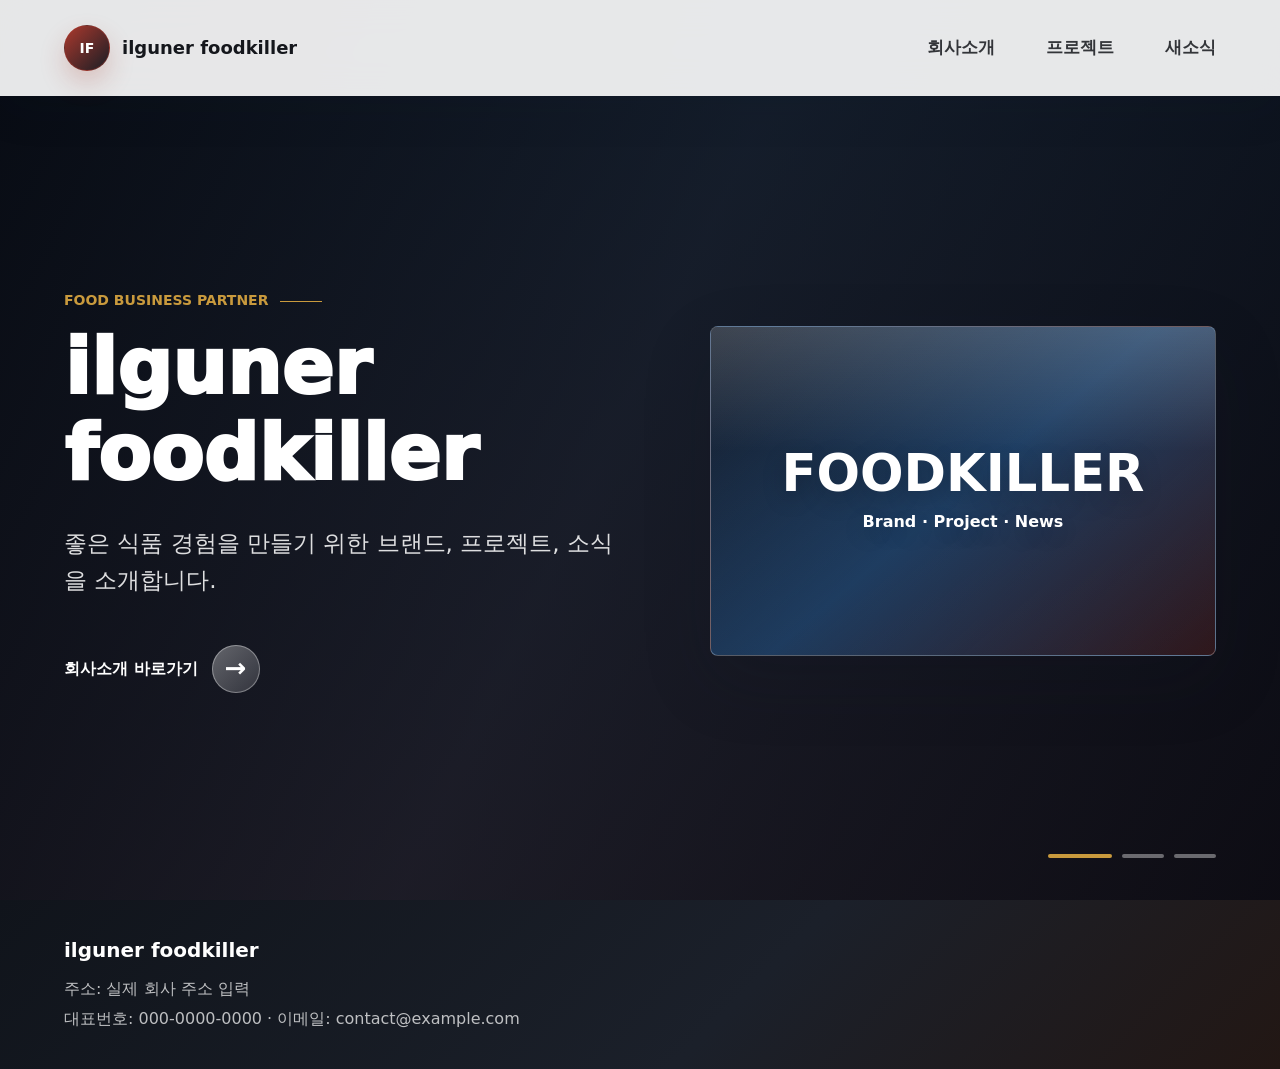
<file: index.html>
<!doctype html>
<html lang="ko">
  <head>
    <meta charset="UTF-8" />
    <meta name="viewport" content="width=device-width, initial-scale=1.0" />
    <title>ilguner foodkiller</title>
    <link rel="preconnect" href="https://images.unsplash.com" />
    <link rel="stylesheet" href="styles.css" />
  </head>
  <body>
    <header class="site-header" data-header>
      <a class="brand" href="index.html" aria-label="홈으로 이동">
        <span class="brand-mark">IF</span>
        <span class="brand-text">ilguner foodkiller</span>
      </a>
      <button class="menu-button" type="button" aria-label="메뉴 열기" aria-expanded="false" data-menu-button>
        <span></span><span></span><span></span>
      </button>
      <nav class="site-nav" data-nav>
        <div class="nav-item has-submenu">
          <a href="about.html">회사소개</a>
          <div class="submenu" aria-label="회사소개 하위 메뉴">
            <a href="about.html">소개</a>
            <a href="location.html">오시는길</a>
          </div>
        </div>
        <a href="projects.html">프로젝트</a>
        <a href="news.html">새소식</a>
      </nav>
    </header>

    <main class="snap-root">
      <section class="main-hero snap-section" data-snap-section aria-label="메인 이미지 슬라이드">
        <div class="hero-background" data-slider data-interval="5200">
          <!--
            메인 첫 화면 배경 슬라이드 이미지 교체 안내.
            1) 아래 <div class="slide-image"> 한 줄이 슬라이드 1장입니다.
            2) 이미지 교체: --slide-image: url('이미지주소') 값만 바꾸세요.
            3) 로컬 이미지 예: --slide-image: url('images/main-01.jpg')
            4) 외부 이미지 예: --slide-image: url('https://example.com/main.jpg')
            5) 이미지 초점 조정: --slide-position 값을 center, top, bottom, 70% center 등으로 바꾸세요.
            6) 슬라이드 추가: slide-image div를 복사해서 추가하고, 아래 data-slide-dot 버튼도 같은 개수로 추가하세요.
            7) 화면 비율과 이미지 비율이 다르면 일부가 잘릴 수 있습니다.
            8) 이미지 전체가 반드시 보여야 하면 styles.css의 .slide-image background-size를 contain으로 바꾸세요.
               단, contain은 이미지 양옆이나 위아래에 빈 공간이 생길 수 있습니다.
          -->
          <div class="slide-image is-active" data-slide style="--slide-image: url('https://images.unsplash.com/photo-1551218808-94e220e084d2?auto=format&fit=crop&w=1920&q=82'); --slide-position: center" aria-hidden="false"></div>
          <div class="slide-image" data-slide style="--slide-image: url('https://images.unsplash.com/photo-1556911220-bff31c812dba?auto=format&fit=crop&w=1920&q=82'); --slide-position: center" aria-hidden="true"></div>
          <div class="slide-image" data-slide style="--slide-image: url('https://images.unsplash.com/photo-1515003197210-e0cd71810b5f?auto=format&fit=crop&w=1920&q=82'); --slide-position: center" aria-hidden="true"></div>
        </div>

        <div class="main-hero-inner">
          <div class="main-copy">
            <p class="eyebrow">Food Business Partner</p>
            <h1>ilguner foodkiller</h1>
            <p>좋은 식품 경험을 만들기 위한 브랜드, 프로젝트, 소식을 소개합니다.</p>
            <a class="hero-link" href="about.html">
              <span>회사소개 바로가기</span>
              <strong aria-hidden="true">→</strong>
            </a>
          </div>
          <!--
            메인 우측 네모 카드 수정 위치.
            배경 이미지 교체: --hero-card-image URL을 바꾸세요.
            예: --hero-card-image: url('images/main-card.jpg')
            카드 큰 문구 수정: <strong>...</strong> 텍스트를 바꾸세요.
            카드 작은 문구 수정: <span>...</span> 텍스트를 바꾸세요.
            이미지 초점이 안 맞으면 --hero-card-position 값을 center, top, 70% center 등으로 바꾸세요.
          -->
          <div
            class="hero-card"
            style="--hero-card-image: url('https://images.unsplash.com/photo-1556910103-1c02745aae4d?auto=format&fit=crop&w=1000&q=82'); --hero-card-position: center"
            aria-hidden="true"
          >
            <div class="card-glow">
              <strong>FOODKILLER</strong>
              <span>Brand · Project · News</span>
            </div>
          </div>
        </div>

        <div class="slide-control" aria-label="슬라이드 선택" data-slider-dots>
          <button class="is-active" type="button" aria-label="1번 슬라이드" data-slide-dot></button>
          <button type="button" aria-label="2번 슬라이드" data-slide-dot></button>
          <button type="button" aria-label="3번 슬라이드" data-slide-dot></button>
        </div>
      </section>
    </main>

    <footer class="site-footer">
      <strong>ilguner foodkiller</strong>
      <p>주소: 실제 회사 주소 입력</p>
      <p>대표번호: 000-0000-0000 · 이메일: contact@example.com</p>
    </footer>
    <script src="script.js"></script>
  </body>
</html>
</file>
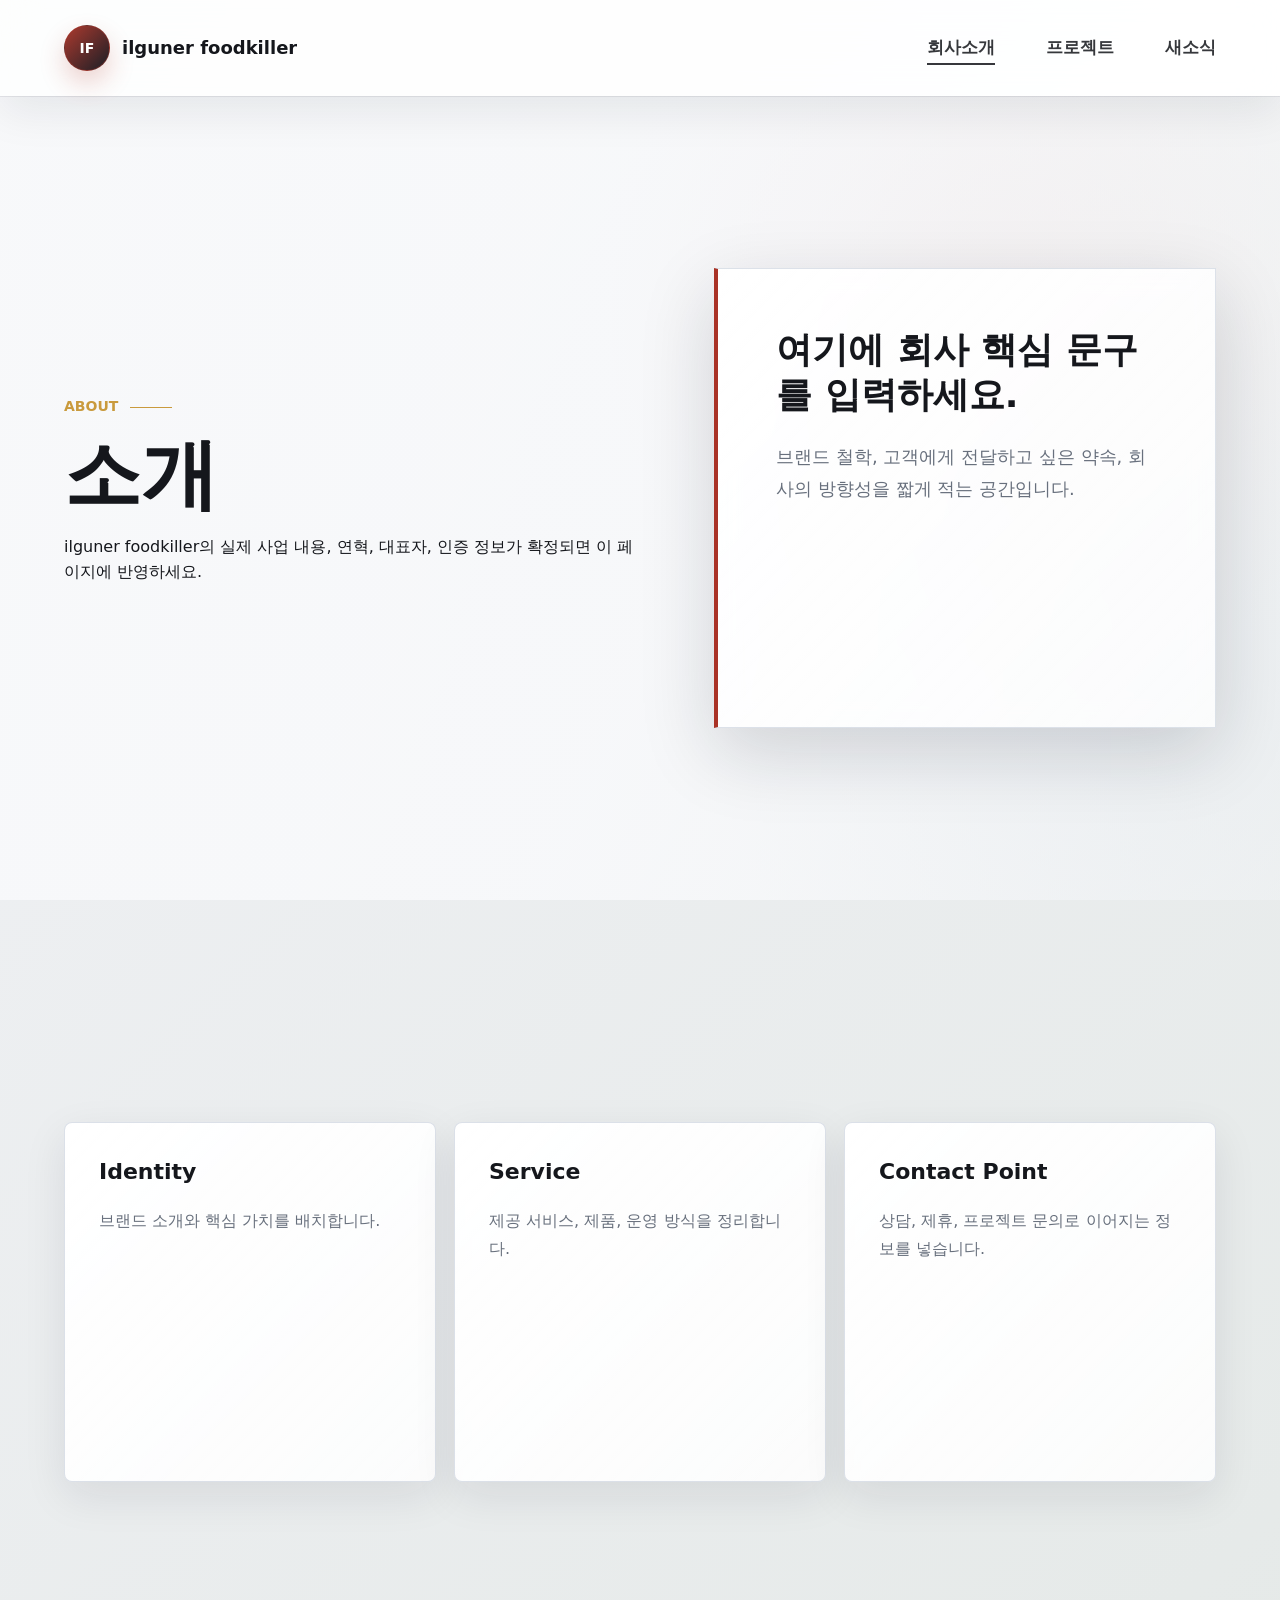
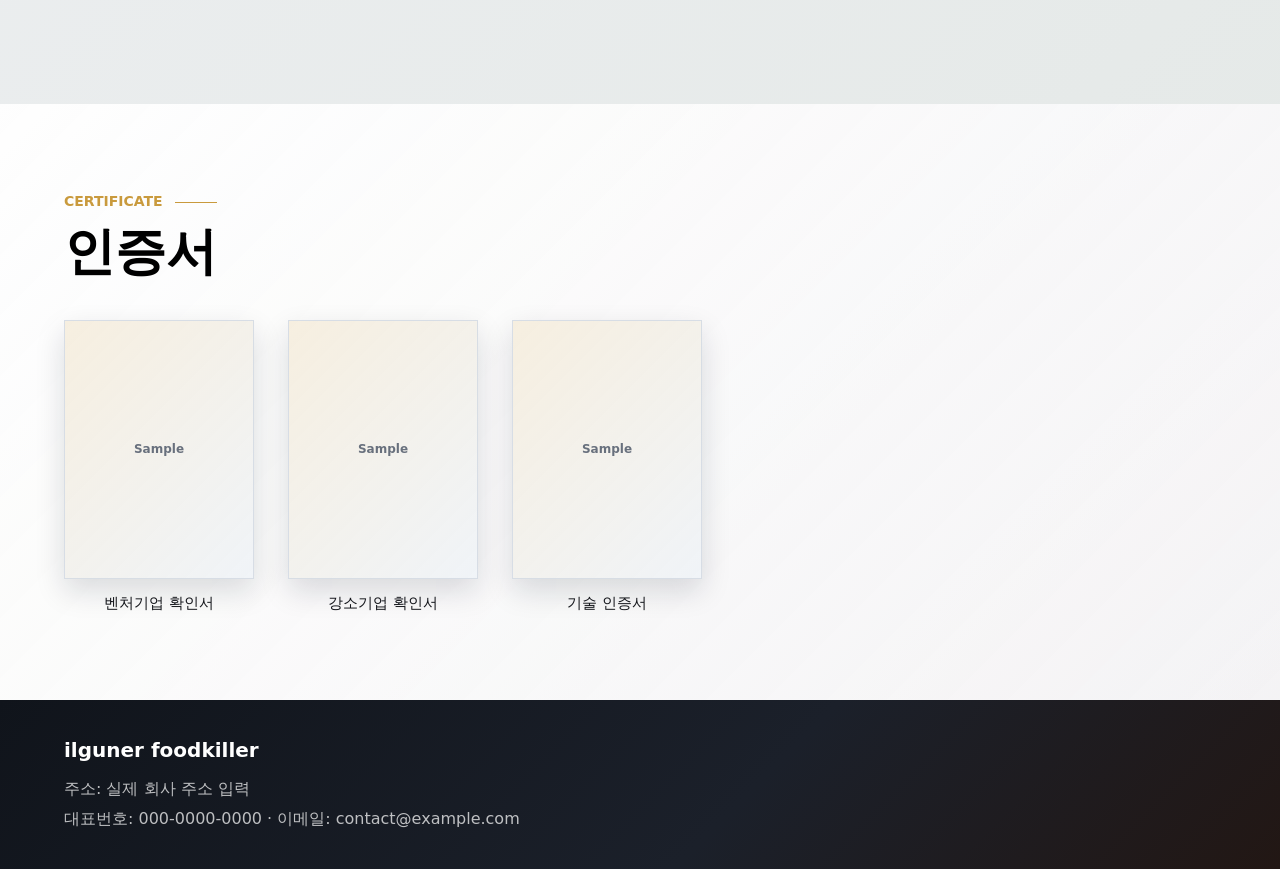
<file: about.html>
<!doctype html>
<html lang="ko">
  <head>
    <meta charset="UTF-8" />
    <meta name="viewport" content="width=device-width, initial-scale=1.0" />
    <title>소개 | ilguner foodkiller</title>
    <link rel="stylesheet" href="styles.css" />
  </head>
  <body>
    <header class="site-header" data-header>
      <a class="brand" href="index.html" aria-label="홈으로 이동">
        <span class="brand-mark">IF</span>
        <span class="brand-text">ilguner foodkiller</span>
      </a>
      <button class="menu-button" type="button" aria-label="메뉴 열기" aria-expanded="false" data-menu-button>
        <span></span><span></span><span></span>
      </button>
      <nav class="site-nav" data-nav>
        <div class="nav-item has-submenu">
          <a class="is-current" href="about.html">회사소개</a>
          <div class="submenu" aria-label="회사소개 하위 메뉴">
            <a href="about.html">소개</a>
            <a href="location.html">오시는길</a>
          </div>
        </div>
        <a href="projects.html">프로젝트</a>
        <a href="news.html">새소식</a>
      </nav>
    </header>

    <main class="subpage snap-root">
      <section class="about-intro page-section snap-section" data-snap-section>
        <div>
          <p class="eyebrow">About</p>
          <h1>소개</h1>
          <p>ilguner foodkiller의 실제 사업 내용, 연혁, 대표자, 인증 정보가 확정되면 이 페이지에 반영하세요.</p>
        </div>
        <!--
          소개 첫 화면 우측 문구 수정 위치.
          아래 .about-side-copy 안의 문장을 사용자가 직접 원하는 회사 소개 문구로 바꾸면 됩니다.
          줄바꿈은 <p>...</p> 블록을 추가하거나 기존 문장을 수정하세요.
        -->
        <aside class="about-side-copy">
          <strong>여기에 회사 핵심 문구를 입력하세요.</strong>
          <p>브랜드 철학, 고객에게 전달하고 싶은 약속, 회사의 방향성을 짧게 적는 공간입니다.</p>
        </aside>
      </section>

      <section class="page-section alt snap-section" data-snap-section>
        <div class="info-grid">
          <article><strong>Identity</strong><p>브랜드 소개와 핵심 가치를 배치합니다.</p></article>
          <article><strong>Service</strong><p>제공 서비스, 제품, 운영 방식을 정리합니다.</p></article>
          <article><strong>Contact Point</strong><p>상담, 제휴, 프로젝트 문의로 이어지는 정보를 넣습니다.</p></article>
        </div>
      </section>

      <section class="certificate-section snap-section" data-snap-section>
        <div class="certificate-head">
          <p class="eyebrow">Certificate</p>
          <h2>인증서</h2>
        </div>
        <!--
          인증서 이미지 교체 위치.
          아래 certificate-grid 안에 figure 블록을 추가하면 인증서가 표시됩니다.
          실제 증명서 이미지 파일을 프로젝트 폴더에 넣고 img src 값을 바꾸세요.
          예: src="images/certificate-01.jpg"
          권장: 세로형 이미지, JPG/PNG/WebP 가능.
          제목은 <figcaption>...</figcaption> 안의 텍스트를 바꾸면 됩니다.

          추가 예시:
          <figure>
            <img src="images/certificate-01.jpg" alt="벤처기업 확인서" />
            <figcaption>벤처기업 확인서</figcaption>
          </figure>
        -->
        <div class="certificate-grid">
          <figure>
            <div class="certificate-placeholder">Sample</div>
            <figcaption>벤처기업 확인서</figcaption>
          </figure>
          <figure>
            <div class="certificate-placeholder">Sample</div>
            <figcaption>강소기업 확인서</figcaption>
          </figure>
          <figure>
            <div class="certificate-placeholder">Sample</div>
            <figcaption>기술 인증서</figcaption>
          </figure>
        </div>
      </section>
    </main>

    <footer class="site-footer">
      <strong>ilguner foodkiller</strong>
      <p>주소: 실제 회사 주소 입력</p>
      <p>대표번호: 000-0000-0000 · 이메일: contact@example.com</p>
    </footer>
    <script src="script.js"></script>
  </body>
</html>
</file>
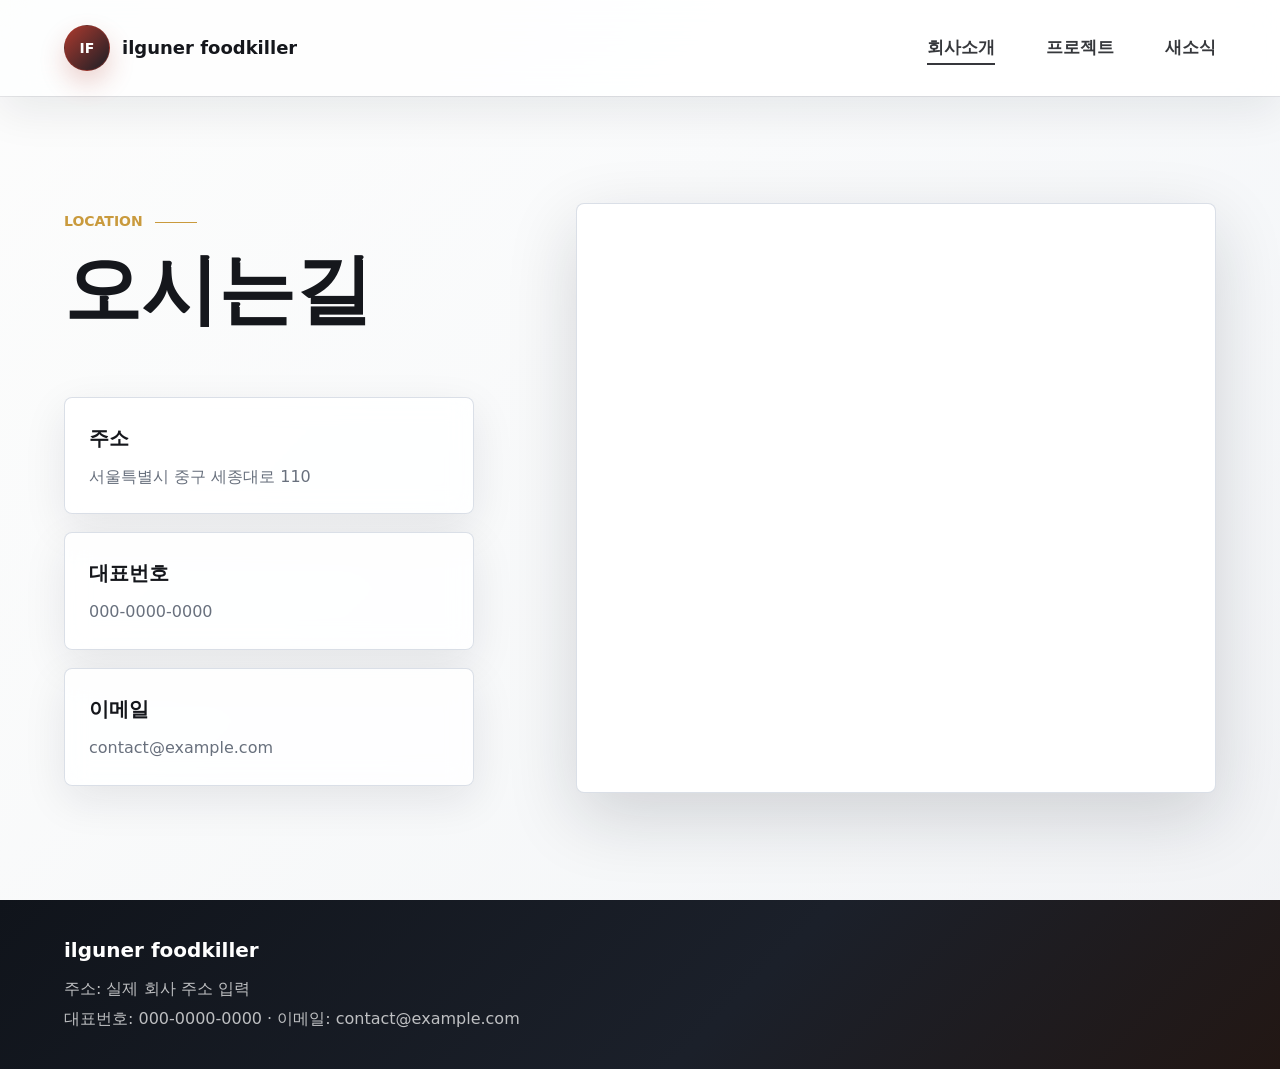
<file: location.html>
<!doctype html>
<html lang="ko">
  <head>
    <meta charset="UTF-8" />
    <meta name="viewport" content="width=device-width, initial-scale=1.0" />
    <title>오시는길 | ilguner foodkiller</title>
    <link rel="stylesheet" href="styles.css" />
  </head>
  <body>
    <header class="site-header" data-header>
      <a class="brand" href="index.html" aria-label="홈으로 이동">
        <span class="brand-mark">IF</span>
        <span class="brand-text">ilguner foodkiller</span>
      </a>
      <button class="menu-button" type="button" aria-label="메뉴 열기" aria-expanded="false" data-menu-button>
        <span></span><span></span><span></span>
      </button>
      <nav class="site-nav" data-nav>
        <div class="nav-item has-submenu">
          <a class="is-current" href="about.html">회사소개</a>
          <div class="submenu" aria-label="회사소개 하위 메뉴">
            <a href="about.html">소개</a>
            <a href="location.html">오시는길</a>
          </div>
        </div>
        <a href="projects.html">프로젝트</a>
        <a href="news.html">새소식</a>
      </nav>
    </header>

    <main class="subpage snap-root">
      <section class="location-first snap-section" data-snap-section>
        <div class="location-copy">
          <p class="eyebrow">Location</p>
          <h1>오시는길</h1>
          <!--
            지도 주소 수정 위치.
            1) 아래 data-map-address 값에 실제 주소를 입력하세요.
            2) 예: data-map-address="서울특별시 강남구 테헤란로 123"
            3) script.js가 이 값을 읽어 Google 지도 검색 iframe을 자동 갱신합니다.
            4) 정확한 핀 고정이 필요하면 추후 Google Maps API 키 또는 네이버/카카오 지도 API 연동이 필요합니다.
          -->
          <div class="location-info" data-map-address="서울특별시 중구 세종대로 110">
            <article><strong>주소</strong><p data-address-text>서울특별시 중구 세종대로 110</p></article>
            <article><strong>대표번호</strong><p>000-0000-0000</p></article>
            <article><strong>이메일</strong><p>contact@example.com</p></article>
          </div>
        </div>
        <iframe class="map-frame" title="회사 위치 지도" loading="lazy" referrerpolicy="no-referrer-when-downgrade"></iframe>
      </section>
    </main>

    <footer class="site-footer">
      <strong>ilguner foodkiller</strong>
      <p>주소: 실제 회사 주소 입력</p>
      <p>대표번호: 000-0000-0000 · 이메일: contact@example.com</p>
    </footer>
    <script src="script.js"></script>
  </body>
</html>
</file>
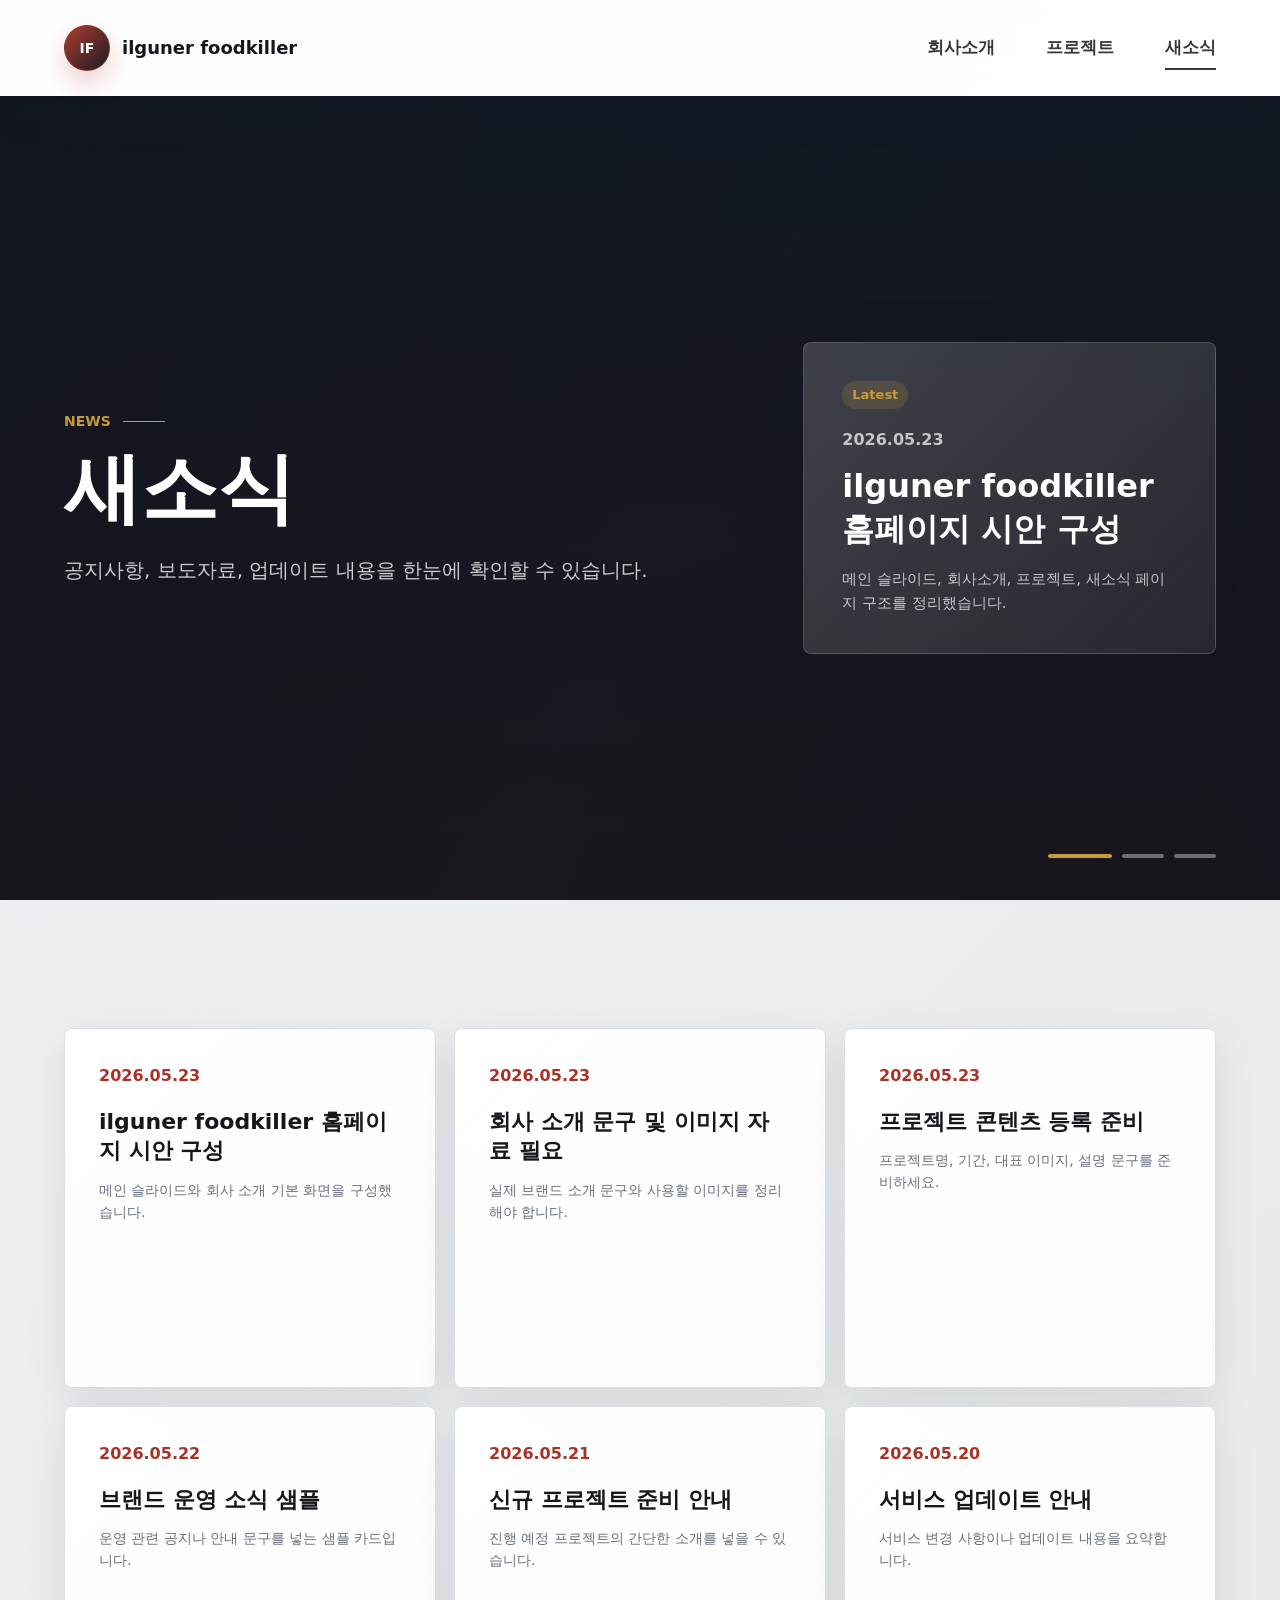
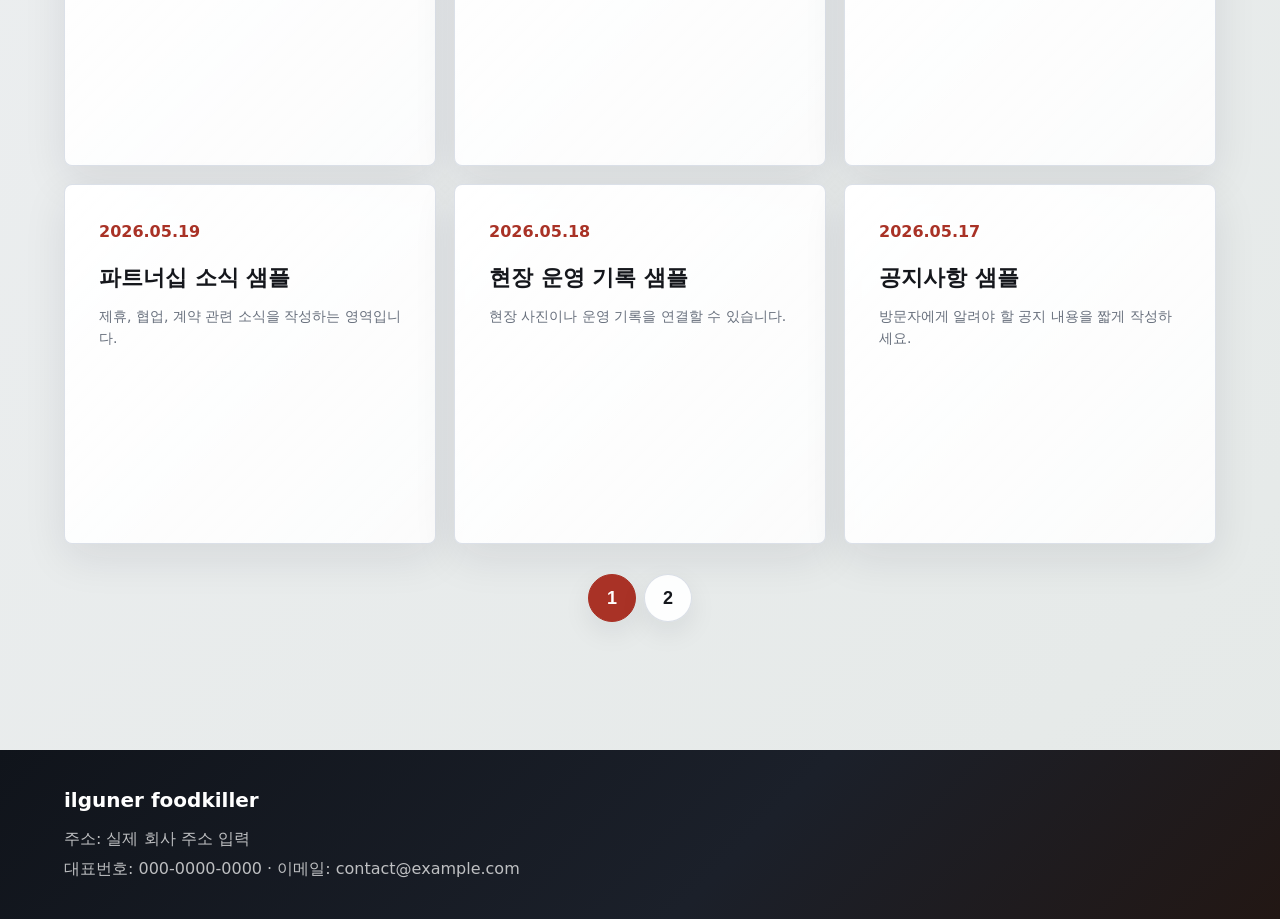
<file: news.html>
<!doctype html>
<html lang="ko">
  <head>
    <meta charset="UTF-8" />
    <meta name="viewport" content="width=device-width, initial-scale=1.0" />
    <title>새소식 | ilguner foodkiller</title>
    <link rel="stylesheet" href="styles.css" />
  </head>
  <body>
    <header class="site-header" data-header>
      <a class="brand" href="index.html" aria-label="홈으로 이동"><span class="brand-mark">IF</span><span class="brand-text">ilguner foodkiller</span></a>
      <button class="menu-button" type="button" aria-label="메뉴 열기" aria-expanded="false" data-menu-button><span></span><span></span><span></span></button>
      <nav class="site-nav" data-nav>
        <div class="nav-item has-submenu">
          <a href="about.html">회사소개</a>
          <div class="submenu" aria-label="회사소개 하위 메뉴"><a href="about.html">소개</a><a href="location.html">오시는길</a></div>
        </div>
        <a href="projects.html">프로젝트</a>
        <a class="is-current" href="news.html">새소식</a>
      </nav>
    </header>
    <main class="subpage snap-root">
      <section class="page-section news-hero-section snap-section" data-snap-section>
        <div class="news-hero-background" data-slider data-interval="4800">
          <!--
            새소식 첫 화면 배경 슬라이드 이미지 교체 안내.
            1) 아래 <div class="news-bg-slide"> 한 줄이 배경 슬라이드 1장입니다.
            2) 이미지 교체: --slide-image: url('이미지주소') 값만 바꾸세요.
            3) 로컬 이미지 예: --slide-image: url('images/news-hero-01.jpg')
            4) 외부 이미지 예: --slide-image: url('https://example.com/news-hero.jpg')
            5) 이미지 초점 조정: --slide-position 값을 center, top, bottom, 70% center 등으로 바꾸세요.
            6) 슬라이드 추가: news-bg-slide div를 복사해서 추가하고, 아래 news-bg-dots 버튼도 같은 개수로 추가하세요.
            7) 화면 비율과 이미지 비율이 다르면 일부가 잘릴 수 있습니다.
            8) 글자가 안 보이면 styles.css의 .news-bg-slide::after 배경 투명도를 조정하세요.
          -->
          <div class="news-bg-slide is-active" data-slide style="--slide-image: url('https://images.unsplash.com/photo-1495020689067-958852a7765e?auto=format&fit=crop&w=1800&q=82'); --slide-position: center" aria-hidden="false"></div>
          <div class="news-bg-slide" data-slide style="--slide-image: url('https://images.unsplash.com/photo-1504711434969-e33886168f5c?auto=format&fit=crop&w=1800&q=82'); --slide-position: center" aria-hidden="true"></div>
          <div class="news-bg-slide" data-slide style="--slide-image: url('https://images.unsplash.com/photo-1516321497487-e288fb19713f?auto=format&fit=crop&w=1800&q=82'); --slide-position: center" aria-hidden="true"></div>
        </div>
        <div class="news-hero-copy">
          <p class="eyebrow">News</p>
          <h1>새소식</h1>
          <p>공지사항, 보도자료, 업데이트 내용을 한눈에 확인할 수 있습니다.</p>
        </div>
        <div class="featured-news">
          <span>Latest</span>
          <time datetime="2026-05-23">2026.05.23</time>
          <strong>ilguner foodkiller 홈페이지 시안 구성</strong>
          <p>메인 슬라이드, 회사소개, 프로젝트, 새소식 페이지 구조를 정리했습니다.</p>
        </div>
        <div class="news-bg-dots" aria-label="새소식 배경 슬라이드 선택" data-slider-dots>
          <button class="is-active" type="button" aria-label="1번 새소식 배경" data-slide-dot></button>
          <button type="button" aria-label="2번 새소식 배경" data-slide-dot></button>
          <button type="button" aria-label="3번 새소식 배경" data-slide-dot></button>
        </div>
      </section>
      <section class="page-section alt snap-section" data-snap-section>
        <!--
          새소식 수정 안내.
          새 글 추가: 아래 news-list 안에 <a class="news-card">...</a> 블록을 복사해서 붙여 넣으세요.
          최신 글을 위에 보이게 하려면 새 news-card를 목록의 가장 위에 추가하세요.
          제목 수정: <strong>...</strong> 안의 텍스트를 바꾸세요. 제목 글꼴은 크게 유지됩니다.
          내용 수정: <p>...</p> 안의 텍스트를 바꾸세요. 내용 글꼴은 제목보다 작게 표시됩니다.
          날짜 수정: <time datetime="YYYY-MM-DD">YYYY.MM.DD</time> 두 곳을 같은 날짜로 맞추세요.
          링크 연결: href="#"를 실제 상세 페이지 주소로 바꾸세요. 예: href="news-detail.html"
          표시 규칙: script.js가 news-card 개수를 자동 계산해서 9개당 1페이지로 나눕니다.
          예: 1~9개는 1페이지, 10~18개는 2페이지, 19~27개는 3페이지입니다.
          최신 1건 카드: 위쪽 .featured-news는 자동 연동이 아닙니다. 최신 소식이 바뀌면 해당 영역도 직접 수정하세요.
          주의: 실제 게시판 저장, 검색, 관리자 작성 기능은 백엔드 또는 별도 CMS가 있어야 합니다.
        -->
        <div class="news-list" data-news-list>
          <a class="news-card" href="#"><time datetime="2026-05-23">2026.05.23</time><strong>ilguner foodkiller 홈페이지 시안 구성</strong><p>메인 슬라이드와 회사 소개 기본 화면을 구성했습니다.</p></a>
          <a class="news-card" href="#"><time datetime="2026-05-23">2026.05.23</time><strong>회사 소개 문구 및 이미지 자료 필요</strong><p>실제 브랜드 소개 문구와 사용할 이미지를 정리해야 합니다.</p></a>
          <a class="news-card" href="#"><time datetime="2026-05-23">2026.05.23</time><strong>프로젝트 콘텐츠 등록 준비</strong><p>프로젝트명, 기간, 대표 이미지, 설명 문구를 준비하세요.</p></a>
          <a class="news-card" href="#"><time datetime="2026-05-22">2026.05.22</time><strong>브랜드 운영 소식 샘플</strong><p>운영 관련 공지나 안내 문구를 넣는 샘플 카드입니다.</p></a>
          <a class="news-card" href="#"><time datetime="2026-05-21">2026.05.21</time><strong>신규 프로젝트 준비 안내</strong><p>진행 예정 프로젝트의 간단한 소개를 넣을 수 있습니다.</p></a>
          <a class="news-card" href="#"><time datetime="2026-05-20">2026.05.20</time><strong>서비스 업데이트 안내</strong><p>서비스 변경 사항이나 업데이트 내용을 요약합니다.</p></a>
          <a class="news-card" href="#"><time datetime="2026-05-19">2026.05.19</time><strong>파트너십 소식 샘플</strong><p>제휴, 협업, 계약 관련 소식을 작성하는 영역입니다.</p></a>
          <a class="news-card" href="#"><time datetime="2026-05-18">2026.05.18</time><strong>현장 운영 기록 샘플</strong><p>현장 사진이나 운영 기록을 연결할 수 있습니다.</p></a>
          <a class="news-card" href="#"><time datetime="2026-05-17">2026.05.17</time><strong>공지사항 샘플</strong><p>방문자에게 알려야 할 공지 내용을 짧게 작성하세요.</p></a>
          <a class="news-card" href="#"><time datetime="2026-05-16">2026.05.16</time><strong>추가 소식 샘플 1</strong><p>이 카드는 + 버튼을 누른 뒤 보입니다.</p></a>
          <a class="news-card" href="#"><time datetime="2026-05-15">2026.05.15</time><strong>추가 소식 샘플 2</strong><p>9개 초과 항목 표시 동작 확인용 샘플입니다.</p></a>
          <a class="news-card" href="#"><time datetime="2026-05-14">2026.05.14</time><strong>추가 소식 샘플 3</strong><p>추후 실제 새소식으로 교체하세요.</p></a>
        </div>
        <div class="news-controls" data-news-controls>
          <div class="news-pagination" data-news-pagination aria-label="새소식 페이지 선택"></div>
        </div>
      </section>
    </main>
    <footer class="site-footer"><strong>ilguner foodkiller</strong><p>주소: 실제 회사 주소 입력</p><p>대표번호: 000-0000-0000 · 이메일: contact@example.com</p></footer>
    <script src="script.js"></script>
  </body>
</html>
</file>
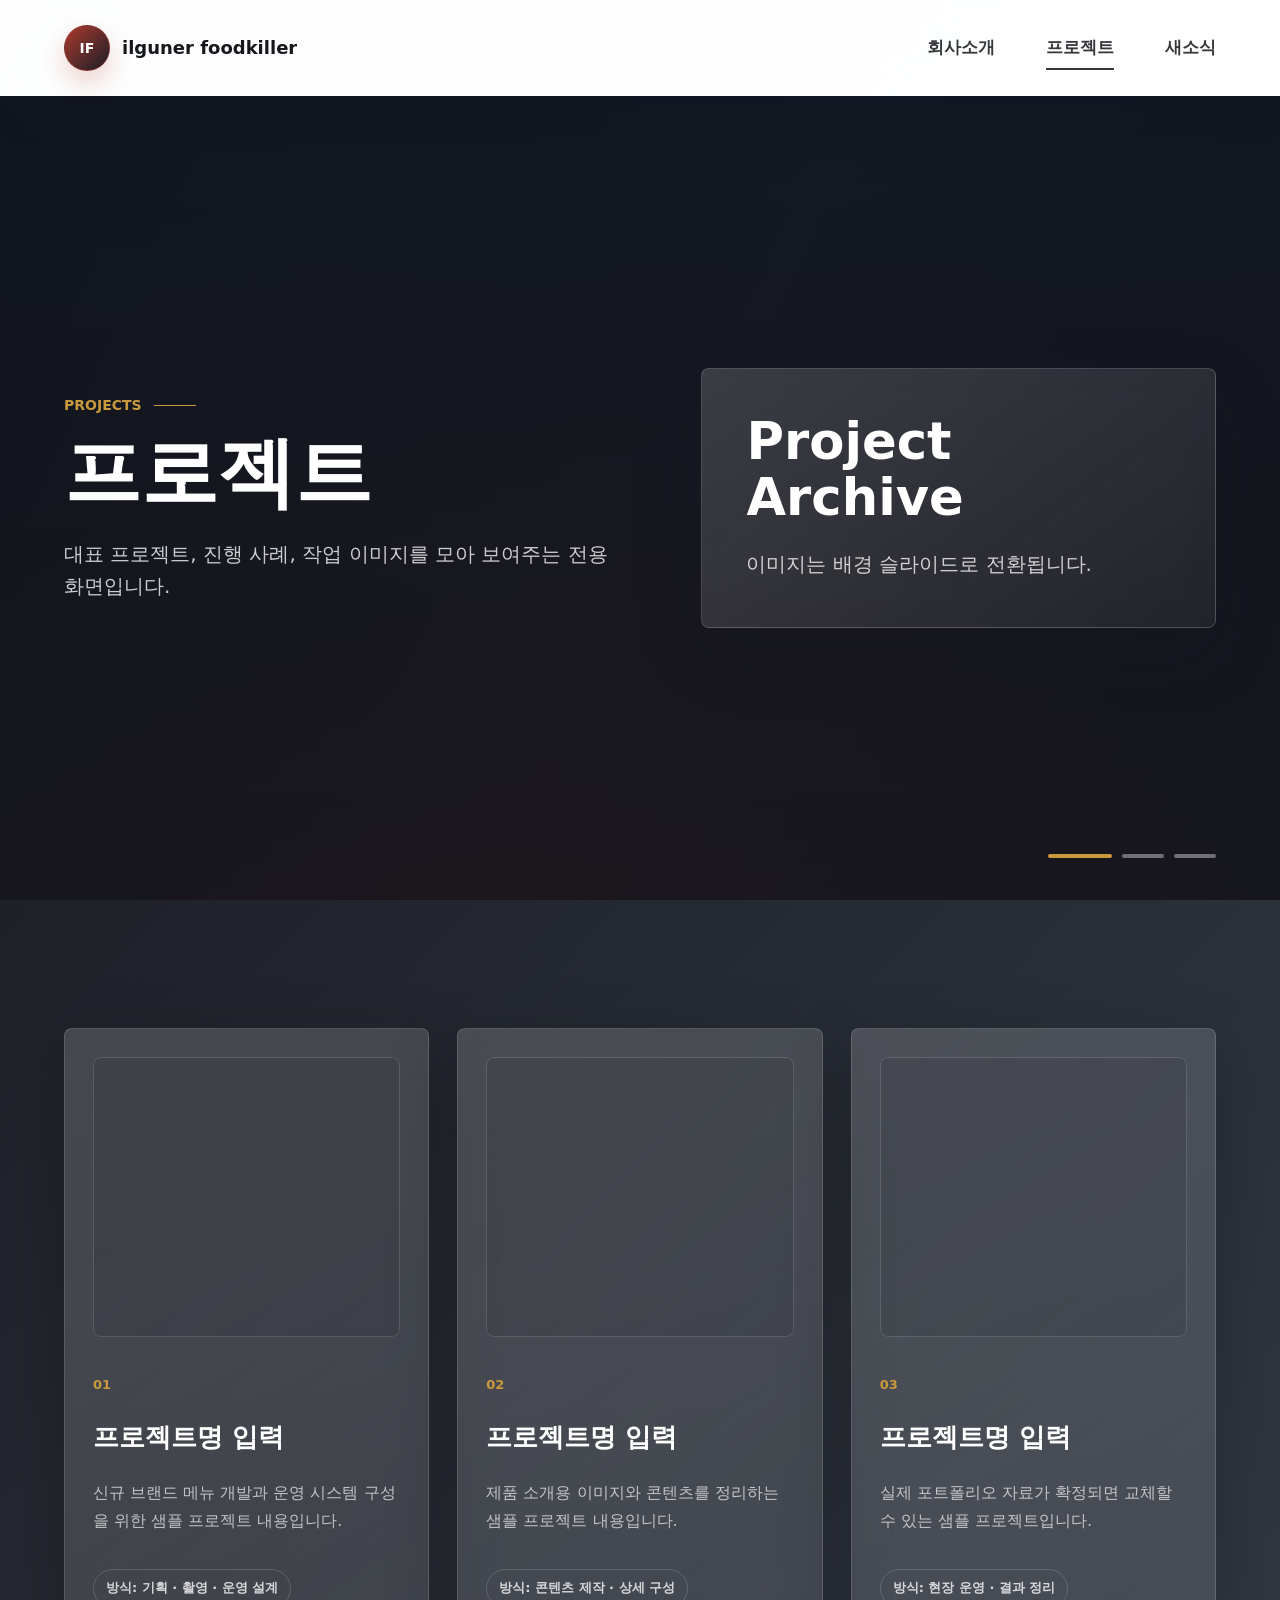
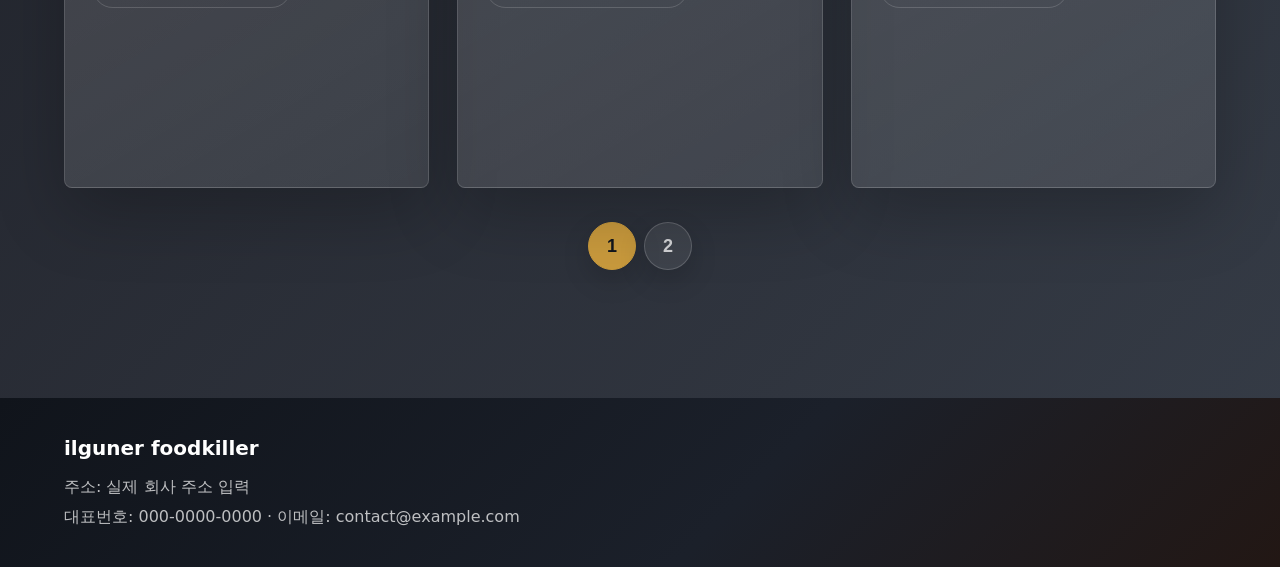
<file: projects.html>
<!doctype html>
<html lang="ko">
  <head>
    <meta charset="UTF-8" />
    <meta name="viewport" content="width=device-width, initial-scale=1.0" />
    <title>프로젝트 | ilguner foodkiller</title>
    <link rel="preconnect" href="https://images.unsplash.com" />
    <link rel="stylesheet" href="styles.css" />
  </head>
  <body>
    <header class="site-header" data-header>
      <a class="brand" href="index.html" aria-label="홈으로 이동">
        <span class="brand-mark">IF</span>
        <span class="brand-text">ilguner foodkiller</span>
      </a>
      <button class="menu-button" type="button" aria-label="메뉴 열기" aria-expanded="false" data-menu-button>
        <span></span><span></span><span></span>
      </button>
      <nav class="site-nav" data-nav>
        <div class="nav-item has-submenu">
          <a href="about.html">회사소개</a>
          <div class="submenu" aria-label="회사소개 하위 메뉴">
            <a href="about.html">소개</a>
            <a href="location.html">오시는길</a>
          </div>
        </div>
        <a class="is-current" href="projects.html">프로젝트</a>
        <a href="news.html">새소식</a>
      </nav>
    </header>

    <main class="subpage snap-root">
      <section class="project-visual snap-section" data-snap-section>
        <div class="project-hero-background" data-slider data-interval="4200">
          <!--
            프로젝트 첫 화면 배경 슬라이드 이미지 교체 안내.
            1) 아래 <div class="project-bg-slide"> 한 줄이 배경 슬라이드 1장입니다.
            2) 이미지 교체: --slide-image: url('이미지주소') 값만 바꾸세요.
            3) 로컬 이미지 예: --slide-image: url('images/project-hero-01.jpg')
            4) 외부 이미지 예: --slide-image: url('https://example.com/project-hero.jpg')
            5) 이미지 초점 조정: --slide-position 값을 center, top, bottom, 70% center 등으로 바꾸세요.
            6) 슬라이드 추가: project-bg-slide div를 복사해서 추가하고, 아래 project-bg-dots 버튼도 같은 개수로 추가하세요.
            7) 화면 비율과 이미지 비율이 다르면 일부가 잘릴 수 있습니다.
          -->
          <div class="project-bg-slide is-active" data-slide style="--slide-image: url('https://images.unsplash.com/photo-1565299624946-b28f40a0ae38?auto=format&fit=crop&w=1800&q=82'); --slide-position: center" aria-hidden="false"></div>
          <div class="project-bg-slide" data-slide style="--slide-image: url('https://images.unsplash.com/photo-1551782450-a2132b4ba21d?auto=format&fit=crop&w=1800&q=82'); --slide-position: center" aria-hidden="true"></div>
          <div class="project-bg-slide" data-slide style="--slide-image: url('https://images.unsplash.com/photo-1504674900247-0877df9cc836?auto=format&fit=crop&w=1800&q=82'); --slide-position: center" aria-hidden="true"></div>
        </div>
        <div>
          <p class="eyebrow">Projects</p>
          <h1>프로젝트</h1>
          <p>대표 프로젝트, 진행 사례, 작업 이미지를 모아 보여주는 전용 화면입니다.</p>
        </div>
        <div class="project-hero-panel">
          <strong>Project Archive</strong>
          <p>이미지는 배경 슬라이드로 전환됩니다.</p>
        </div>
        <div class="project-bg-dots" aria-label="프로젝트 배경 슬라이드 선택" data-slider-dots>
          <button class="is-active" type="button" aria-label="1번 프로젝트 배경" data-slide-dot></button>
          <button type="button" aria-label="2번 프로젝트 배경" data-slide-dot></button>
          <button type="button" aria-label="3번 프로젝트 배경" data-slide-dot></button>
        </div>
      </section>

      <section class="project-list-section snap-section" data-snap-section>
        <!--
          프로젝트 카드 추가/수정 안내.
          새 프로젝트 추가: <article class="project-card">...</article> 블록을 복사해서 project-card-grid 안에 붙여 넣으세요.
          표시 규칙: script.js가 project-card 개수를 자동 계산해서 3개당 1페이지로 나눕니다.
          예: 1~3개는 1페이지, 4~6개는 2페이지, 7~9개는 3페이지입니다.

          프로젝트 이미지:
          <div class="project-thumb" style="--project-image: url('이미지주소')"></div>의 URL을 바꾸세요.
          로컬 이미지 예: --project-image: url('images/project-01.jpg')
          외부 이미지 예: --project-image: url('https://example.com/project.jpg')
          이미지를 추가할 때는 project-thumb 블록을 카드 안에 1개만 유지하세요.
          이미지 위치가 어색하면 styles.css의 .project-thumb background-position을 조정하거나,
          필요한 경우 카드별로 style에 --project-position 값을 추가하는 방식으로 확장할 수 있습니다.

          프로젝트 번호:
          <span class="project-index">01</span> 숫자를 수정하세요.

          프로젝트명:
          <strong>프로젝트명 입력</strong> 텍스트를 수정하세요.

          프로젝트 내용:
          <p class="project-summary">...</p> 안의 설명을 수정하세요.

          프로젝트 방식:
          <span class="project-method">방식: ...</span> 안의 방식을 수정하세요.
        -->
        <div class="project-card-grid" data-project-list>
          <article class="project-card">
            <div class="project-thumb" style="--project-image: url('https://images.unsplash.com/photo-1556911220-bff31c812dba?auto=format&fit=crop&w=900&q=80')"></div>
            <span class="project-index">01</span>
            <strong>프로젝트명 입력</strong>
            <p class="project-summary">신규 브랜드 메뉴 개발과 운영 시스템 구성을 위한 샘플 프로젝트 내용입니다.</p>
            <span class="project-method">방식: 기획 · 촬영 · 운영 설계</span>
          </article>
          <article class="project-card">
            <div class="project-thumb" style="--project-image: url('https://images.unsplash.com/photo-1551782450-a2132b4ba21d?auto=format&fit=crop&w=900&q=80')"></div>
            <span class="project-index">02</span>
            <strong>프로젝트명 입력</strong>
            <p class="project-summary">제품 소개용 이미지와 콘텐츠를 정리하는 샘플 프로젝트 내용입니다.</p>
            <span class="project-method">방식: 콘텐츠 제작 · 상세 구성</span>
          </article>
          <article class="project-card">
            <div class="project-thumb" style="--project-image: url('https://images.unsplash.com/photo-1504674900247-0877df9cc836?auto=format&fit=crop&w=900&q=80')"></div>
            <span class="project-index">03</span>
            <strong>프로젝트명 입력</strong>
            <p class="project-summary">실제 포트폴리오 자료가 확정되면 교체할 수 있는 샘플 프로젝트입니다.</p>
            <span class="project-method">방식: 현장 운영 · 결과 정리</span>
          </article>
          <article class="project-card">
            <div class="project-thumb" style="--project-image: url('https://images.unsplash.com/photo-1543353071-10c8ba85a904?auto=format&fit=crop&w=900&q=80')"></div>
            <span class="project-index">04</span>
            <strong>프로젝트명 입력</strong>
            <p class="project-summary">페이지네이션 동작 확인을 위한 추가 샘플 프로젝트입니다.</p>
            <span class="project-method">방식: 브랜드 기획 · 콘텐츠 구성</span>
          </article>
        </div>
        <div class="project-pagination" data-project-pagination aria-label="프로젝트 페이지 선택"></div>
      </section>
    </main>

    <footer class="site-footer">
      <strong>ilguner foodkiller</strong>
      <p>주소: 실제 회사 주소 입력</p>
      <p>대표번호: 000-0000-0000 · 이메일: contact@example.com</p>
    </footer>
    <script src="script.js"></script>
  </body>
</html>
</file>
<file: styles.css>
:root {
  color-scheme: light;
  --ink: #15171c;
  --muted: #68707d;
  --line: #d6dce5;
  --paper: #ffffff;
  --soft: #f5f6f8;
  --surface: rgba(255, 255, 255, 0.86);
  --red: #a93226;
  --amber: #c99a3d;
  --green: #516b48;
  --blue: #2b5f98;
  --charcoal: #11151d;
  --shadow: 0 24px 70px rgba(17, 24, 39, 0.16);
  --soft-shadow: 0 14px 44px rgba(17, 24, 39, 0.09);
  --header-height: 96px;
}

* {
  box-sizing: border-box;
}

html {
  scroll-behavior: smooth;
  scroll-padding-top: var(--header-height);
}

body {
  margin: 0;
  color: var(--ink);
  font-family:
    "Pretendard",
    "Noto Sans KR",
    system-ui,
    -apple-system,
    BlinkMacSystemFont,
    "Segoe UI",
    sans-serif;
  line-height: 1.6;
  background:
    linear-gradient(135deg, rgba(81, 107, 72, 0.08), transparent 32%),
    linear-gradient(315deg, rgba(169, 50, 38, 0.07), transparent 36%),
    #f7f8fa;
}

a {
  color: inherit;
  text-decoration: none;
}

.snap-root {
  scroll-snap-type: none;
  min-height: calc(100vh - var(--header-height));
}

.snap-section {
  scroll-snap-align: none;
  scroll-snap-stop: normal;
}

.site-header {
  position: fixed;
  z-index: 30;
  top: 0;
  left: 0;
  display: flex;
  width: 100%;
  min-height: var(--header-height);
  align-items: center;
  justify-content: space-between;
  padding: 22px clamp(22px, 5vw, 76px);
  color: var(--ink);
  background: rgba(255, 255, 255, 0.9);
  box-shadow: 0 1px 0 rgba(17, 24, 39, 0.08), 0 16px 44px rgba(17, 24, 39, 0.08);
  backdrop-filter: blur(18px);
}

.brand {
  display: inline-flex;
  min-width: 0;
  align-items: center;
  gap: 12px;
  font-weight: 900;
  letter-spacing: 0;
}

.brand-mark {
  display: grid;
  width: 46px;
  height: 46px;
  flex: 0 0 auto;
  place-items: center;
  border: 1px solid rgba(169, 50, 38, 0.4);
  border-radius: 50%;
  color: #ffffff;
  background:
    linear-gradient(135deg, rgba(169, 50, 38, 0.96), rgba(17, 21, 29, 0.96));
  font-size: 14px;
  box-shadow: 0 12px 26px rgba(169, 50, 38, 0.22);
}

.brand-text {
  overflow: hidden;
  font-size: 18px;
  text-overflow: ellipsis;
  white-space: nowrap;
}

.site-nav {
  display: flex;
  align-items: center;
  gap: clamp(28px, 4vw, 74px);
  font-size: 17px;
  font-weight: 800;
}

.nav-item {
  position: relative;
}

.site-nav a {
  position: relative;
  padding: 10px 0;
  color: rgba(21, 23, 28, 0.86);
}

.site-nav > a::after,
.nav-item > a::after {
  position: absolute;
  right: 0;
  bottom: 2px;
  left: 0;
  height: 2px;
  background: currentColor;
  content: "";
  transform: scaleX(0);
  transform-origin: left;
  transition: transform 180ms ease;
}

.site-nav > a:hover::after,
.site-nav > a:focus-visible::after,
.site-nav > a.is-current::after,
.nav-item > a:hover::after,
.nav-item > a:focus-visible::after,
.nav-item > a.is-current::after {
  transform: scaleX(1);
}

.submenu {
  position: absolute;
  top: 100%;
  left: 50%;
  display: grid;
  min-width: 136px;
  padding: 18px 10px 10px;
  border: 1px solid rgba(214, 220, 229, 0.9);
  border-radius: 8px;
  background: rgba(255, 255, 255, 0.94);
  box-shadow: var(--shadow);
  backdrop-filter: blur(18px);
  opacity: 0;
  pointer-events: none;
  transform: translate(-50%, -8px);
  transition:
    opacity 160ms ease,
    transform 160ms ease;
}

.submenu::before {
  position: absolute;
  top: -14px;
  right: 0;
  left: 0;
  height: 18px;
  content: "";
}

.submenu a {
  border-radius: 6px;
  padding: 10px 12px;
  white-space: nowrap;
}

.submenu a:hover,
.submenu a:focus-visible {
  background: rgba(169, 50, 38, 0.08);
}

.has-submenu:hover .submenu,
.has-submenu:focus-within .submenu {
  opacity: 1;
  pointer-events: auto;
  transform: translate(-50%, 0);
}

.menu-button {
  display: none;
  width: 44px;
  height: 44px;
  border: 0;
  border-radius: 8px;
  background: rgba(17, 21, 29, 0.06);
  color: inherit;
  cursor: pointer;
}

.menu-button span {
  display: block;
  width: 22px;
  height: 2px;
  margin: 5px auto;
  background: currentColor;
}

.main-hero {
  position: relative;
  display: grid;
  min-height: 100vh;
  align-items: center;
  overflow: hidden;
  padding: calc(var(--header-height) + 42px) clamp(22px, 5vw, 76px) 56px;
  color: #ffffff;
}

.hero-background,
.slide-image,
.slide-image::after {
  position: absolute;
  inset: 0;
}

.slide-image {
  background-color: #07101f;
  background-image: var(--slide-image);
  background-position: var(--slide-position, center);
  background-repeat: no-repeat;
  background-size: cover;
  opacity: 0;
  transform: scale(1.04);
  transition:
    opacity 700ms ease,
    transform 2200ms ease;
}

.slide-image::after {
  background:
    linear-gradient(115deg, rgba(7, 10, 17, 0.92), rgba(22, 30, 41, 0.68) 48%, rgba(7, 10, 17, 0.82)),
    linear-gradient(0deg, rgba(169, 50, 38, 0.22), rgba(43, 95, 152, 0.14));
  content: "";
}

.slide-image.is-active {
  opacity: 1;
  transform: scale(1);
}

.main-hero-inner {
  position: relative;
  z-index: 2;
  display: grid;
  grid-template-columns: minmax(0, 0.9fr) minmax(320px, 0.8fr);
  gap: clamp(32px, 6vw, 100px);
  align-items: center;
  width: min(1200px, 100%);
  margin: 0 auto;
}

.eyebrow {
  margin: 0 0 14px;
  color: var(--amber);
  font-size: 14px;
  font-weight: 900;
  letter-spacing: 0;
  text-transform: uppercase;
}

.eyebrow::after {
  display: inline-block;
  width: 42px;
  height: 1px;
  margin-left: 12px;
  background: currentColor;
  content: "";
  vertical-align: middle;
}

.main-copy h1,
.page-section h1,
.project-visual h1 {
  margin: 0;
  font-weight: 950;
  line-height: 1.12;
  letter-spacing: 0;
}

.main-copy h1 {
  font-size: clamp(46px, 6vw, 84px);
}

.main-copy p:not(.eyebrow) {
  max-width: 560px;
  margin: 28px 0 0;
  color: rgba(255, 255, 255, 0.86);
  font-size: clamp(18px, 2vw, 23px);
}

.hero-link {
  display: inline-flex;
  align-items: center;
  gap: 14px;
  margin-top: 46px;
  font-weight: 850;
}

.hero-link strong {
  display: grid;
  width: 48px;
  height: 48px;
  place-items: center;
  border-radius: 50%;
  background:
    linear-gradient(135deg, rgba(255, 255, 255, 0.34), rgba(255, 255, 255, 0.12));
  font-size: 26px;
  box-shadow: inset 0 0 0 1px rgba(255, 255, 255, 0.35);
}

.hero-card {
  display: grid;
  min-height: 330px;
  place-items: center;
  border-radius: 8px;
  background:
    linear-gradient(140deg, rgba(22, 42, 67, 0.18), rgba(43, 95, 152, 0.68), rgba(169, 50, 38, 0.28)),
    var(--hero-card-image) var(--hero-card-position, center) / cover;
  box-shadow: var(--shadow);
  border: 1px solid rgba(255, 255, 255, 0.28);
  overflow: hidden;
  position: relative;
}

.hero-card::after {
  position: absolute;
  inset: 0;
  background:
    linear-gradient(180deg, rgba(255, 255, 255, 0.18), transparent 38%),
    linear-gradient(0deg, rgba(10, 16, 25, 0.22), rgba(10, 16, 25, 0.12));
  content: "";
}

.card-glow {
  position: relative;
  z-index: 1;
  display: grid;
  gap: 10px;
  color: #ffffff;
  text-align: center;
  text-shadow: 0 8px 24px rgba(0, 0, 0, 0.2);
}

.card-glow strong {
  font-size: clamp(28px, 4vw, 52px);
  line-height: 1;
}

.card-glow span {
  font-weight: 800;
}

.slide-control,
.mini-dots,
.project-bg-dots,
.news-bg-dots {
  position: absolute;
  z-index: 3;
  display: flex;
  gap: 10px;
}

.slide-control {
  right: clamp(22px, 5vw, 76px);
  bottom: 42px;
}

.slide-control button,
.mini-dots button,
.project-bg-dots button,
.news-bg-dots button {
  width: 42px;
  height: 4px;
  border: 0;
  border-radius: 999px;
  background: rgba(255, 255, 255, 0.38);
  cursor: pointer;
  transition:
    width 180ms ease,
    background 180ms ease;
}

.slide-control button.is-active,
.mini-dots button.is-active,
.project-bg-dots button.is-active,
.news-bg-dots button.is-active {
  width: 64px;
  background: var(--amber);
}

.subpage {
  padding-top: var(--header-height);
}

.page-section,
.project-visual {
  min-height: calc(100vh - var(--header-height));
  padding: clamp(76px, 10vw, 128px) clamp(22px, 5vw, 76px);
  background:
    linear-gradient(135deg, rgba(255, 255, 255, 0.92), rgba(247, 248, 250, 0.72)),
    linear-gradient(90deg, rgba(43, 95, 152, 0.05), rgba(169, 50, 38, 0.05));
}

.project-list-section {
  min-height: calc(100vh - var(--header-height));
  padding: clamp(76px, 10vw, 128px) clamp(22px, 5vw, 76px);
  background:
    linear-gradient(135deg, rgba(17, 21, 29, 0.94), rgba(34, 41, 53, 0.9)),
    linear-gradient(90deg, rgba(169, 50, 38, 0.16), rgba(81, 107, 72, 0.12));
}

.project-card-grid {
  display: grid;
  grid-template-columns: repeat(3, minmax(0, 1fr));
  gap: clamp(18px, 3vw, 28px);
  align-items: stretch;
}

.project-card {
  position: relative;
  min-height: 760px;
  overflow: hidden;
  border: 1px solid rgba(255, 255, 255, 0.14);
  border-radius: 8px;
  padding: 28px;
  color: #ffffff;
  background:
    linear-gradient(150deg, rgba(255, 255, 255, 0.12), rgba(255, 255, 255, 0.04)),
    rgba(255, 255, 255, 0.06);
  box-shadow: 0 24px 70px rgba(0, 0, 0, 0.24);
  transition:
    transform 180ms ease,
    border-color 180ms ease,
    background 180ms ease;
}

.project-card::before {
  position: absolute;
  inset: auto -18% -46% 32%;
  height: 170px;
  border-radius: 50%;
  background: rgba(201, 154, 61, 0.18);
  content: "";
  filter: blur(12px);
}

.project-card:hover {
  border-color: rgba(201, 154, 61, 0.52);
  background:
    linear-gradient(150deg, rgba(255, 255, 255, 0.18), rgba(255, 255, 255, 0.07)),
    rgba(255, 255, 255, 0.08);
  transform: translateY(-5px);
}

.project-thumb {
  position: relative;
  z-index: 1;
  min-height: 280px;
  margin: 0 0 34px;
  border-radius: 8px;
  background:
    linear-gradient(0deg, rgba(17, 21, 29, 0.1), rgba(17, 21, 29, 0.1)),
    var(--project-image) center / cover;
  box-shadow: inset 0 0 0 1px rgba(255, 255, 255, 0.14);
}

.project-index {
  display: inline-flex;
  margin-bottom: 24px;
  color: var(--amber);
  font-size: 13px;
  font-weight: 900;
}

.project-card strong {
  position: relative;
  z-index: 1;
  display: block;
  font-size: 26px;
  line-height: 1.35;
}

.project-summary {
  position: relative;
  z-index: 1;
  margin: 24px 0 0;
  color: rgba(255, 255, 255, 0.68);
  font-size: 16px;
  line-height: 1.75;
}

.project-method {
  position: relative;
  z-index: 1;
  display: inline-flex;
  margin-top: 34px;
  border: 1px solid rgba(255, 255, 255, 0.16);
  border-radius: 999px;
  padding: 8px 12px;
  color: rgba(255, 255, 255, 0.78);
  font-size: 13px;
  font-weight: 800;
}

.project-card.is-page-hidden {
  display: none;
}

.project-pagination {
  display: flex;
  justify-content: center;
  gap: 8px;
  margin-top: 34px;
}

.project-pagination.is-hidden {
  display: none;
}

.project-page-button {
  display: grid;
  width: 48px;
  height: 48px;
  place-items: center;
  border: 1px solid rgba(255, 255, 255, 0.18);
  border-radius: 50%;
  background: rgba(255, 255, 255, 0.08);
  color: rgba(255, 255, 255, 0.76);
  font-size: 18px;
  font-weight: 800;
  cursor: pointer;
  box-shadow: 0 10px 28px rgba(0, 0, 0, 0.16);
}

.project-page-button.is-active {
  border-color: var(--amber);
  background: var(--amber);
  color: #11151d;
}

.page-section {
  display: grid;
  align-content: center;
}

.news-hero-section {
  grid-template-columns: minmax(0, 0.9fr) minmax(320px, 0.55fr);
  gap: clamp(24px, 5vw, 72px);
  align-items: center;
  position: relative;
  overflow: hidden;
  color: #ffffff;
  background:
    linear-gradient(135deg, rgba(17, 21, 29, 0.94), rgba(34, 41, 53, 0.86)),
    #11151d;
}

.news-hero-section > div:not(.news-hero-background):not(.news-bg-dots) {
  position: relative;
  z-index: 2;
}

.news-hero-background,
.news-bg-slide,
.news-bg-slide::after {
  position: absolute;
  inset: 0;
}

.news-bg-slide {
  background-color: #11151d;
  background-image: var(--slide-image);
  background-position: var(--slide-position, center);
  background-repeat: no-repeat;
  background-size: cover;
  opacity: 0;
  transform: scale(1.04);
  transition:
    opacity 700ms ease,
    transform 2200ms ease;
}

.news-bg-slide::after {
  background:
    linear-gradient(115deg, rgba(17, 21, 29, 0.9), rgba(17, 21, 29, 0.62) 52%, rgba(17, 21, 29, 0.82)),
    linear-gradient(0deg, rgba(169, 50, 38, 0.18), rgba(43, 95, 152, 0.16));
  content: "";
}

.news-bg-slide.is-active {
  opacity: 1;
  transform: scale(1);
}

.news-bg-dots {
  right: clamp(22px, 5vw, 76px);
  bottom: 42px;
}

.page-section.alt {
  background:
    linear-gradient(135deg, rgba(17, 21, 29, 0.03), rgba(81, 107, 72, 0.09)),
    #f4f6f8;
}

.about-intro {
  grid-template-columns: minmax(0, 0.8fr) minmax(320px, 0.7fr);
  gap: clamp(28px, 6vw, 96px);
  align-items: center;
  position: relative;
  overflow: hidden;
  background:
    linear-gradient(115deg, rgba(255, 255, 255, 0.96), rgba(244, 246, 248, 0.78) 54%, rgba(81, 107, 72, 0.16)),
    url("https://images.unsplash.com/photo-1497366754035-f200968a6e72?auto=format&fit=crop&w=1800&q=80") center / cover;
}

.about-intro::before {
  position: absolute;
  inset: 0;
  background:
    linear-gradient(90deg, rgba(247, 248, 250, 0.94), rgba(247, 248, 250, 0.72)),
    radial-gradient(circle at 78% 28%, rgba(169, 50, 38, 0.14), transparent 34%),
    radial-gradient(circle at 88% 72%, rgba(43, 95, 152, 0.13), transparent 34%);
  content: "";
}

.about-intro > * {
  position: relative;
  z-index: 1;
}

.about-side-copy {
  border: 1px solid rgba(214, 220, 229, 0.86);
  border-left: 4px solid var(--red);
  min-height: 460px;
  padding: clamp(34px, 5vw, 58px);
  background:
    linear-gradient(135deg, rgba(255, 255, 255, 0.94), rgba(255, 255, 255, 0.78));
  box-shadow: var(--shadow);
  backdrop-filter: blur(12px);
}

.about-side-copy strong {
  display: block;
  font-size: clamp(24px, 3vw, 36px);
  line-height: 1.25;
}

.about-side-copy p {
  margin: 24px 0 0;
  color: var(--muted);
  font-size: 18px;
  line-height: 1.8;
}

.page-section h1,
.project-visual h1 {
  font-size: clamp(42px, 6vw, 78px);
}

.page-section > p:not(.eyebrow),
.project-visual p:not(.eyebrow) {
  max-width: 720px;
  margin: 22px 0 0;
  color: var(--muted);
  font-size: 20px;
}

.news-hero-copy p:not(.eyebrow) {
  max-width: 720px;
  margin: 22px 0 0;
  color: rgba(255, 255, 255, 0.78);
  font-size: 20px;
}

.featured-news {
  border: 1px solid rgba(255, 255, 255, 0.16);
  border-radius: 8px;
  padding: clamp(24px, 4vw, 38px);
  background:
    linear-gradient(135deg, rgba(255, 255, 255, 0.18), rgba(255, 255, 255, 0.08));
  box-shadow: var(--shadow);
  backdrop-filter: blur(12px);
}

.featured-news span {
  display: inline-flex;
  margin-bottom: 18px;
  border-radius: 999px;
  padding: 4px 10px;
  background: rgba(201, 154, 61, 0.18);
  color: var(--amber);
  font-size: 13px;
  font-weight: 900;
}

.featured-news time {
  display: block;
  margin-bottom: 12px;
  color: rgba(255, 255, 255, 0.7);
  font-weight: 800;
}

.featured-news strong {
  display: block;
  font-size: clamp(22px, 3vw, 32px);
  line-height: 1.35;
}

.featured-news p {
  margin: 16px 0 0;
  color: rgba(255, 255, 255, 0.72);
  font-size: 15px;
}

.info-grid,
.news-list {
  display: grid;
  grid-template-columns: repeat(3, minmax(0, 1fr));
  gap: 18px;
}

.location-layout {
  display: grid;
  grid-template-columns: minmax(280px, 0.72fr) minmax(360px, 1fr);
  gap: 24px;
  align-items: stretch;
  width: 100%;
}

.location-first {
  display: grid;
  grid-template-columns: minmax(320px, 0.64fr) minmax(420px, 1fr);
  gap: clamp(56px, 8vw, 120px);
  align-items: center;
  min-height: calc(100vh - var(--header-height));
  padding: clamp(64px, 8vw, 110px) clamp(22px, 5vw, 76px);
  background:
    linear-gradient(135deg, rgba(255, 255, 255, 0.9), rgba(244, 246, 248, 0.82)),
    linear-gradient(90deg, rgba(81, 107, 72, 0.08), rgba(43, 95, 152, 0.06));
}

.location-copy h1 {
  margin: 0;
  font-size: clamp(42px, 6vw, 78px);
  line-height: 1.12;
}

.location-copy > p:not(.eyebrow) {
  margin: 22px 0 28px;
  color: var(--muted);
  font-size: 20px;
}

.location-copy .location-info {
  margin-top: clamp(34px, 5vw, 68px);
}

.location-info {
  display: grid;
  gap: 18px;
}

.location-info article {
  border: 1px solid rgba(214, 220, 229, 0.9);
  border-radius: 8px;
  padding: 24px;
  background: var(--surface);
  box-shadow: var(--soft-shadow);
  backdrop-filter: blur(12px);
}

.location-info strong {
  display: block;
  font-size: 20px;
}

.location-info p {
  margin: 10px 0 0;
  color: var(--muted);
}

.map-frame {
  width: 100%;
  min-height: 590px;
  border: 1px solid rgba(214, 220, 229, 0.9);
  border-radius: 8px;
  background: #ffffff;
  box-shadow: var(--shadow);
}

.certificate-section {
  min-height: auto;
  padding: clamp(52px, 7vw, 86px) clamp(22px, 5vw, 76px);
  background:
    linear-gradient(135deg, rgba(255, 255, 255, 0.94), rgba(245, 246, 248, 0.82)),
    linear-gradient(90deg, rgba(201, 154, 61, 0.07), rgba(169, 50, 38, 0.04));
}

.certificate-head h2 {
  margin: 0;
  color: #000000;
  font-size: clamp(34px, 4vw, 52px);
  line-height: 1;
  letter-spacing: 0;
}

.certificate-grid {
  display: grid;
  grid-template-columns: repeat(5, minmax(120px, 190px));
  gap: clamp(18px, 3vw, 34px);
  margin-top: 42px;
}

.certificate-grid figure {
  margin: 0;
  text-align: center;
}

.certificate-grid img,
.certificate-placeholder {
  display: grid;
  aspect-ratio: 3 / 4.1;
  width: 100%;
  place-items: center;
  border: 1px solid rgba(214, 220, 229, 0.94);
  background:
    linear-gradient(135deg, rgba(201, 154, 61, 0.16), rgba(43, 95, 152, 0.07)),
    #ffffff;
  color: var(--muted);
  font-size: 12px;
  font-weight: 800;
  box-shadow: 0 12px 28px rgba(17, 24, 39, 0.14);
  object-fit: cover;
}

.certificate-grid figcaption {
  margin-top: 14px;
  font-size: 15px;
  line-height: 1.4;
}

.info-grid article,
.news-list a {
  min-height: 360px;
  border: 1px solid rgba(214, 220, 229, 0.88);
  border-radius: 8px;
  padding: 34px;
  background:
    linear-gradient(135deg, rgba(255, 255, 255, 0.98), rgba(255, 255, 255, 0.84));
  box-shadow: var(--soft-shadow);
  transition:
    transform 160ms ease,
    box-shadow 160ms ease,
    border-color 160ms ease;
}

.info-grid article:hover,
.news-list a:hover {
  border-color: rgba(169, 50, 38, 0.24);
  box-shadow: var(--shadow);
  transform: translateY(-3px);
}

.info-grid strong,
.news-list strong {
  display: block;
  font-size: 22px;
  line-height: 1.35;
}

.news-list p {
  margin: 14px 0 0;
  color: var(--muted);
  font-size: 14px;
  line-height: 1.55;
}

.news-card.is-hidden {
  display: none;
}

.news-card.is-page-hidden {
  display: none;
}

.info-grid p {
  margin: 20px 0 0;
  color: var(--muted);
  line-height: 1.8;
}

.news-list time {
  display: block;
  margin-bottom: 18px;
  color: var(--red);
  font-weight: 850;
}

.news-controls {
  display: flex;
  align-items: center;
  justify-content: center;
  gap: 14px;
  margin: 30px auto 0;
}

.news-pagination {
  display: flex;
  gap: 8px;
}

.news-page-button {
  display: grid;
  width: 48px;
  height: 48px;
  place-items: center;
  border: 1px solid rgba(214, 220, 229, 0.9);
  border-radius: 50%;
  background: rgba(255, 255, 255, 0.92);
  color: var(--ink);
  font-size: 18px;
  font-weight: 700;
  line-height: 1;
  cursor: pointer;
  box-shadow: 0 10px 28px rgba(17, 24, 39, 0.08);
}

.news-page-button.is-active {
  border-color: var(--red);
  background: var(--red);
  color: #ffffff;
}

.project-visual {
  display: grid;
  grid-template-columns: minmax(0, 0.85fr) minmax(340px, 0.78fr);
  gap: clamp(30px, 6vw, 86px);
  align-items: center;
  position: relative;
  overflow: hidden;
  color: #ffffff;
  background:
    linear-gradient(135deg, rgba(17, 21, 29, 0.94), rgba(34, 41, 53, 0.86)),
    #11151d;
}

.project-visual > div:not(.project-hero-background):not(.project-bg-dots) {
  position: relative;
  z-index: 2;
}

.project-visual p:not(.eyebrow) {
  color: rgba(255, 255, 255, 0.78);
}

.project-hero-background,
.project-bg-slide,
.project-bg-slide::after {
  position: absolute;
  inset: 0;
}

.project-bg-slide {
  background-color: #11151d;
  background-image: var(--slide-image);
  background-position: var(--slide-position, center);
  background-repeat: no-repeat;
  background-size: cover;
  opacity: 0;
  transform: scale(1.04);
  transition:
    opacity 700ms ease,
    transform 2200ms ease;
}

.project-bg-slide::after {
  background:
    linear-gradient(115deg, rgba(17, 21, 29, 0.92), rgba(17, 21, 29, 0.68) 52%, rgba(17, 21, 29, 0.86)),
    linear-gradient(0deg, rgba(169, 50, 38, 0.22), rgba(43, 95, 152, 0.14));
  content: "";
}

.project-bg-slide.is-active {
  opacity: 1;
  transform: scale(1);
}

.project-hero-panel {
  min-height: 260px;
  border: 1px solid rgba(255, 255, 255, 0.16);
  border-radius: 8px;
  padding: clamp(26px, 4vw, 44px);
  background:
    linear-gradient(145deg, rgba(255, 255, 255, 0.16), rgba(255, 255, 255, 0.06));
  box-shadow: var(--shadow);
  backdrop-filter: blur(12px);
}

.project-hero-panel strong {
  display: block;
  font-size: clamp(30px, 4vw, 52px);
  line-height: 1.1;
}

.project-hero-panel p {
  margin: 18px 0 0;
  color: rgba(255, 255, 255, 0.72);
}

.project-bg-dots {
  right: clamp(22px, 5vw, 76px);
  bottom: 42px;
}

.mini-slider {
  position: relative;
  min-height: 370px;
  overflow: hidden;
  border-radius: 8px;
  background: #101820;
  box-shadow: var(--shadow);
  border: 1px solid rgba(255, 255, 255, 0.34);
}

.mini-slide {
  position: absolute;
  inset: 0;
  background-color: #101820;
  background-image: var(--slide-image);
  background-position: var(--slide-position, center);
  background-repeat: no-repeat;
  background-size: cover;
  opacity: 0;
  transform: scale(1.04);
  transition:
    opacity 620ms ease,
    transform 1800ms ease;
}

.mini-slide.is-active {
  opacity: 1;
  transform: scale(1);
}

.mini-dots {
  right: 18px;
  bottom: 18px;
}

.site-footer {
  padding: 34px clamp(22px, 5vw, 76px);
  color: rgba(255, 255, 255, 0.72);
  background:
    linear-gradient(135deg, #10141b, #1b202a 58%, #221714);
}

.site-footer strong {
  display: block;
  margin-bottom: 10px;
  color: #ffffff;
  font-size: 20px;
}

.site-footer p {
  margin: 4px 0;
}

@media (max-width: 980px) {
  :root {
    --header-height: 78px;
  }

  .menu-button {
    display: block;
  }

  .site-header {
    padding: 14px 18px;
  }

  .brand-text {
    max-width: 220px;
  }

  .site-nav {
    position: fixed;
    top: 78px;
    right: 18px;
    left: 18px;
    display: none;
    grid-template-columns: 1fr;
    gap: 0;
    overflow: hidden;
    border: 1px solid var(--line);
    border-radius: 8px;
    background: #ffffff;
    box-shadow: var(--shadow);
  }

  .site-nav.is-open {
    display: grid;
  }

  .nav-item {
    display: grid;
  }

  .site-nav a,
  .nav-item > a {
    padding: 16px 18px;
    border-bottom: 1px solid var(--line);
  }

  .site-nav > a::after,
  .nav-item > a::after {
    display: none;
  }

  .submenu {
    position: static;
    display: grid;
    min-width: 0;
    padding: 0 0 8px 18px;
    border: 0;
    border-radius: 0;
    background: transparent;
    box-shadow: none;
    opacity: 1;
    pointer-events: auto;
    transform: none;
  }

  .submenu a {
    padding: 10px 18px;
    border-bottom: 0;
    color: var(--muted);
  }

  .main-hero-inner,
  .project-visual,
  .news-hero-section,
  .about-intro,
  .location-first {
    grid-template-columns: 1fr;
  }

  .hero-card {
    min-height: 240px;
  }

  .info-grid,
  .news-list,
  .location-layout {
    grid-template-columns: repeat(2, minmax(0, 1fr));
  }

  .location-layout {
    grid-template-columns: 1fr;
  }

  .certificate-grid {
    grid-template-columns: repeat(3, minmax(120px, 190px));
  }

  .project-card-grid {
    grid-template-columns: 1fr;
  }
}

@media (max-width: 640px) {
  .brand-mark {
    width: 40px;
    height: 40px;
  }

  .brand-text {
    max-width: 190px;
    font-size: 16px;
  }

  .main-hero {
    padding-right: 20px;
    padding-left: 20px;
  }

  .main-copy h1 {
    font-size: 40px;
  }

  .hero-card {
    display: none;
  }

  .slide-control {
    right: 20px;
    bottom: 28px;
  }

  .slide-control button,
  .mini-dots button {
    width: 28px;
  }

  .slide-control button.is-active,
  .mini-dots button.is-active {
    width: 44px;
  }

  .info-grid,
  .news-list,
  .location-layout {
    grid-template-columns: 1fr;
  }

  .mini-slider {
    min-height: 260px;
  }

  .certificate-grid {
    grid-template-columns: repeat(2, minmax(120px, 190px));
  }
}
</file>
